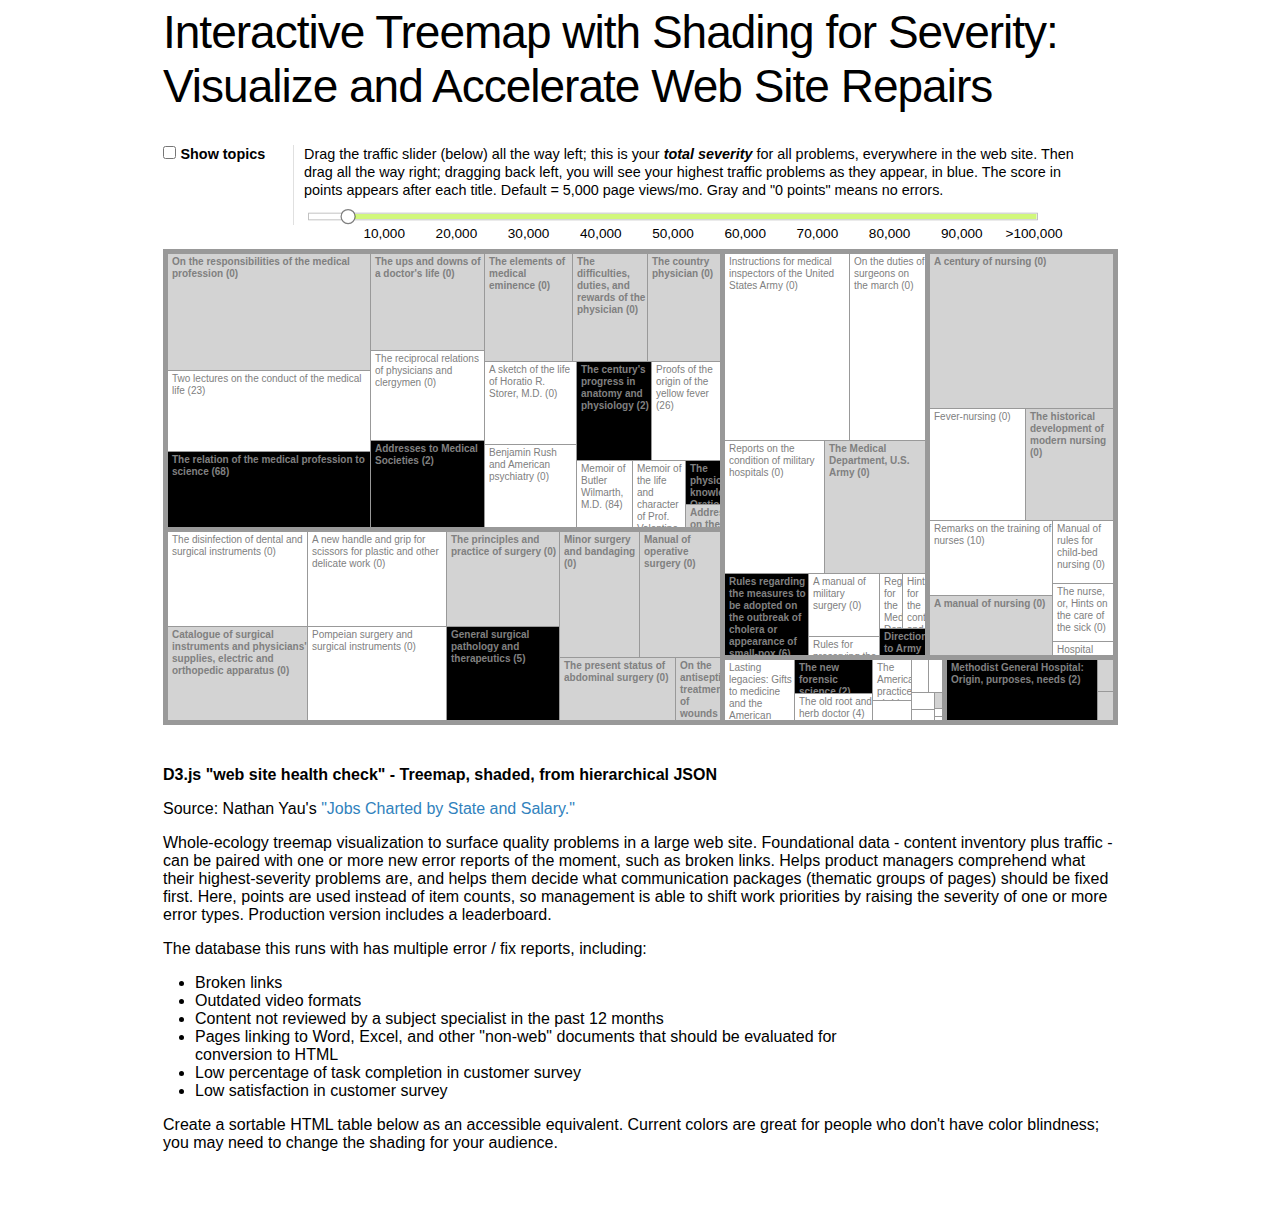
<file: index.html>
<!doctype html>
<!-- Based on: http://flowingdata.com/2014/07/02/jobs-charted-by-state-and-salary/ -->
 
 
<html>
<head>
<meta charset="utf-8">
<title>Interactive Treemap with Shading for Severity</title>

<script src="d3.v3.min.js"></script>
<link rel="stylesheet" href="Repair.css" type="text/css" media="screen"/>
<link rel="stylesheet" href="style.css" type="text/css" media="screen"/>
</head>


<body>

<h1>Interactive Treemap with Shading for Severity: Visualize and Accelerate Web Site Repairs</h1>



<div id="filters">

    <div id="leftfilters">

        <div id="showRepairCats">
			<form>
			<input type="checkbox" name="parentcheck" value="on" id="parentcheck"/>
			<label for="parentcheck"><strong>Show topics</strong></label>
			</form>
        </div><!-- end showRepairCats -->
    </div><!-- end leftfilters -->


    <div id="rightfilters">
        <div id="sliderholder">
            <label>Drag the traffic slider (below) all the way left; this is your  <strong><em>total severity</em></strong> for all problems, everywhere in the web site. Then drag all the way right; dragging back left, you will see your highest traffic problems as they appear, in blue. The score in points appears after each title. Default = 5,000 page views/mo. Gray and &quot;0 points&quot; means no errors.</label>
        </div>
    </div><!-- end rightfilters -->


    <div class="clr"></div>
</div><!-- end filters -->

<div id="groups">
    <div id="treemapholder"></div>
    <div id="tooltip" class="hidden">
        <div id="contGroup"></div>
        <div id="groupTitle"></div>
        <div id="groupTraffic"></div>
        <div id="pagesPoints"></div>
    </div>
    <div id="loadprogress">Loading Data&hellip;<br /><span class="progvalue">0</span>%</div>
</div><!-- end #groups -->



<script>
var margin = {top: 40, right: 0, bottom: 10, left: 0},
    width = 954,
    height = 475;

var boxVolumeDimension = 'groupPageCount';
var boxShadingDimension = 'repairTotCount'	 
var medCutoff = 5000;
var showParentLab = false;

var treemap = d3.layout.treemap()
    .size([width, height])
    .sticky(true)
    .padding(2)
    .sort(function(a, b) { return a.value - b.value; })
    .value(function(d) { return d[boxVolumeDimension]; });

var div = d3.select("#treemapholder").append("div")
    .attr("id", "treemap")
    .style("position", "relative")
    .style("width", (width + margin.left + margin.right) + "px")
    .style("height", (height + margin.top + margin.bottom) + "px")
    .style("left", margin.left + "px")
    .style("top", margin.top + "px");

var colorScale

// --- Load data ---------------------------------------------------------------
d3.json("exampleData.json")

    // Show loading progress for data file
    .on("progress", function() {
        d3.select("#loadprogress .progvalue").text(Math.round(100 * d3.event.loaded / 1075072)); // count was based on size of HUGE orig json file
    })
    .get(function(error, root) {
	var maxshade = 0;
	for (var i = 0; i < root.children.length; i++) {
	var innerChildren = root.children[i];
	for (var j = 0; j < innerChildren.children.length; j++) {
			var curRepairTotCount = innerChildren.children[j].repairTotCount;
			if (curRepairTotCount > maxshade) maxshade = curRepairTotCount;
	}
}

colorScale = d3.scale.linear()
    .range(['##9ecae1', '##08306b']) // pink to maroon. dark red: a94442. See https://en.wikipedia.org/wiki/Web_colors
    .domain([1, maxshade]);
		
        d3.select("#loadprogress").remove();

// node: Load rectangles, arrange, highlight
        var node = div.datum(root).selectAll(".node")
            .data(treemap.nodes)
            .enter().append("div")
                .attr("class", function(d) { return d.children ? "parent node" : "node"; })
                .attr("id", function(d) { return 'pagegroupnode' + d.pageGroupID })
                .call(position);

        // childlabel: microsite name and total points.
        var label = node.append("div")
            .attr("class", "childlabel")
            .text(function(d) {
                if (d.children || d.dx*d.dy < 800) { return null; }
                else { return d.name + ' (' + numberWithCommas(d.repairTotCount) + ')' } });


        // .parentlabel: Append labels to parent rectangles upon request - "Show topics"
        d3.selectAll(".parent").data().map(function(d) {
            if (d.name === "contentByGroup") return null;
            if (d.dx <= 22) return null;
            if (d.dy <= 22) return null;
                div.append("div")
                    .text(d.name)
                    .style("left", d.x + "px")
                    .style("top", d.y + "px")
                    .style("width", (d.dx-22) + "px")
                    .style("height", (d.dy-22) + "px")
                    .attr("class", "parentlabel")
                    .attr("id", "plab"+d.pageGroupID);
        });

		//Color, shading of boxes
        node
        	.attr("class", medHighlight)
        	.style("background", getColor);
        	//.style("fill", function(d) { return colorScale(d.value)});

        // Repair category selection
        var select = d3.selectAll("select").on("change", function change() {

            // Update nodes to new state
            boxVolumeDimension = this.value;
            var value = function(d) { return d[boxVolumeDimension]; }
            node
                .data(treemap.value(value).nodes)
                .transition()
                .duration(1000)
                .call(position)
                .call(positionParentLabels);

            // Adjust content group labels
            node.selectAll("div.childlabel")
                .text(function(d) {
                    if (d.children || d.dx*d.dy < 800) { return null; }
                    else { return d.name; }
                });



            // Adjust box-traffic highlighting
            node
                .attr("class", medHighlight);
        });


        // Adjust parent labels on checkbox
        d3.selectAll("#parentcheck").on("change", function change() {
            showParentLab = this.checked;
            d3.selectAll(".parentlabel")
                .call(positionParentLabels);
        });


		// Retrieve CSV for a content group
		    node.on("click", function(d){
        	if(!d.children){
				window.open(d.url, '_top'); // window.open(d.url) for new tab; _top or _parent, page will open in same window
		}});


// Tooltip -----------------------------------------------------------------------------------
        node.on("mouseover", function(d) {
            if (!d.children) {

                // Content group name
                d3.select("#tooltip #contGroup").text(d.parent.name);
                d3.select("#tooltip #groupTitle").text(d.name);

                // Traffic count
                if (d.aveMonthlyViewsGr == -99) {
                    var trafficText = "Estimate unavailable";
                } else if (d.aveMonthlyViewsGr > 180000) {
                    var trafficText = "More than 180,000 per month"
                } else {
                    var trafficText = numberWithCommas(d.aveMonthlyViewsGr) + " Ave views/month"
                }
                d3.select("#tooltip #groupTraffic").text(trafficText);

                // Page count and point total
                var numericResultText = numberWithCommas(d[boxVolumeDimension]) + " pages" + " / " + numberWithCommas(d.repairTotCount) + " points";
                d3.select("#tooltip #pagesPoints").text(numericResultText);

                // Adjust the width and height
                var w = d3.select("#tooltip").style("width");
                var h = d3.select("#tooltip").attr("height");

                // Get mouse position and then adjust tooltip position accordingly
                var groupsNode = d3.select("#groups").node();
                var absMousePos = d3.mouse(groupsNode);

                if (absMousePos[0] > 700) {
                    var xpos = absMousePos[0] - parseFloat(w) - 30;
                } else {
                    var xpos = absMousePos[0] + 10;
                }

                if (absMousePos[1] > 400) {
                    var ypos = absMousePos[1] - 50;
                } else {
                    var ypos = absMousePos[1] - 20;
                }

                d3.select("#tooltip")
                    .style("left", xpos + "px")
                    .style("top", ypos + "px");

                // Display the tooltip
                d3.select("#tooltip").classed("hidden", false);
            }
        })
        .on("mouseout", function(d) {
            // Hide the tooltip
            d3.select("#tooltip").classed("hidden", true);
        });



// Slider -----------------------------------------------------------------------------------
        var slideMargin = {top: 0, right: 30, bottom: 10, left: 8},
            slideWidth = 760 - slideMargin.left - slideMargin.right, // was 773
            slideHeight = 45 - slideMargin.bottom - slideMargin.top; // was 75

        var x = d3.scale.linear()
            .domain([1, 100000])
            .range([0, slideWidth])
            .clamp(true);

        var brush = d3.svg.brush()
            .x(x)
            .extent([0,0])
            .on("brush", brushed);

        var svg = d3.select("#sliderholder").append("svg")
            .attr("width", slideWidth + slideMargin.left + slideMargin.right)
            .attr("height", slideHeight + slideMargin.top + slideMargin.bottom)
            .append("g")
            .attr("transform", "translate(" + slideMargin.left + "," + slideMargin.top + ")");

        svg.append("g")
            .attr("class", "x axis")
            .attr("transform", "translate(0," + slideHeight / 2 + ")")
            .call(d3.svg.axis()
                .scale(x)
                .orient("bottom")
                .tickFormat(function(d) {
                    if (d == 100000) return '>' + numberWithCommas(d);
                    else return numberWithCommas(d);
                })
                .tickSize(0)
                .tickPadding(12))
            .select(".domain")
            .select(function() { return this.parentNode.appendChild(this.cloneNode(true)); })
                .attr("class", "halo");


        var slider = svg.append("g")
            .attr("class", "slider")
            .call(brush);

        slider.selectAll(".extent,.resize")
            .remove();

        slider.select(".background")
            .attr("height", slideHeight);

        var highlighter = slider.append("rect")
            .attr("class", "highlighter")
            .attr("height", 4)
            .attr("x", x(medCutoff))
            .attr("width", slideWidth-x(medCutoff)+2)
            .attr("transform", "translate(0," + (slideHeight / 2 - 2) + ")");

        var handle = slider.append("circle")
            .attr("class", "handle")
            .attr("transform", "translate(0," + slideHeight / 2 + ")")
            .attr("r", 7)
            .attr("cx", x(medCutoff));


// Functions -----------------------------------------------------------------------------------

        // Adjust node colors accordingly when traffic slider is moved
        function brushed() {
            var value = brush.extent()[0];

            if (d3.event.sourceEvent) { // not a programmatic event
                value = x.invert(d3.mouse(this)[0]);
                brush.extent([value, value]);
            }

            handle.attr("cx", x(value));
            highlighter
                .attr("x", x(value))
                .attr("width", slideWidth-x(value)+2);

            var highlight = function(d) {
                var cssclass;
                if (d.children) {
                    cssclass = "parent node";
                } else if (d.aveMonthlyViewsGr > value && !d.children) {
                    cssclass = "node highlight";
                } else {
                    cssclass = "node";
                }
                return cssclass;
            }

            node
              .attr("class", highlight)
              .style("background", getColor);

            // Set the current traffic
            medCutoff = value;
        }

    }); // end on load event


function position() {
  this.style("left", function(d) { return d.x + "px"; })
      .style("top", function(d) { return d.y + "px"; })
      .style("width", function(d) { return Math.max(0, d.dx - 1) + "px"; })
      .style("height", function(d) { return Math.max(0, d.dy - 1) + "px"; });
}

function positionParentLabels() {
    d3.selectAll(".parent").data().map(function(d) {

        d3.select("#plab" + d.pageGroupID)
            .transition().duration(1000)
            .style("left", d.x + "px")
            .style("top", d.y + "px")
            .style("width", (d.dx-22) + "px")
            .style("height", (d.dy-22) + "px")
            .style("display", function() { return d.dx > 22 && showParentLab ? "block" : "none" });
        });
}

function medHighlight(d) {
      if (d.children) {
         return "parent node";
      } else if (d.aveMonthlyViewsGr > medCutoff && !d.children) {
          return "node highlight";
      } else {
          return "node";
      }
}

// Color range
function getColor(d) {
    if (d.children) {
        return null;
	} else if (d.aveMonthlyViewsGr > medCutoff && !d.children) {
        if (d.repairTotCount < 1) return "#D3D3D3";
        return colorScale(d.repairTotCount);
    } else {
        return null;
    }
}


function numberWithCommas(x) {
    return x.toString().replace(/\B(?=(\d{3})+(?!\d))/g, ",");
}

</script>


<h2>D3.js &quot;web site health check&quot; - Treemap, shaded, from hierarchical JSON</h2>

<p>Source: Nathan Yau's <a href="http://flowingdata.com/2014/07/02/jobs-charted-by-state-and-salary/">&quot;Jobs Charted by State and Salary.&quot;</a></p>

<p>Whole-ecology treemap visualization to surface quality problems in a large web site. Foundational data - content inventory plus traffic - can be paired with one or more new error reports of the moment, such as broken links. Helps product managers comprehend what their highest-severity problems are, and helps them decide what communication packages (thematic groups of pages) should be fixed first. Here, points are used instead of item counts, so management is able to shift work priorities by raising the severity of one or more error types. Production version includes a leaderboard.</p>

<p>The database this runs with has multiple error / fix reports, including:</p>

<ul>
    <li>Broken links</li>
    <li>Outdated video formats</li>
    <li>Content not reviewed by a subject specialist in the past 12 months</li>
    <li>Pages linking to Word, Excel, and other &quot;non-web&quot; documents that should be evaluated for conversion to HTML</li>
	<li>Low percentage of task completion in customer survey</li>
    <li>Low satisfaction in customer survey</li>
</ul>

<p>Create a sortable HTML table below as an accessible equivalent. Current colors are great for people who don't have color blindness; you may need to change the shading for your audience.</p> 

</body>
</html>
</file>
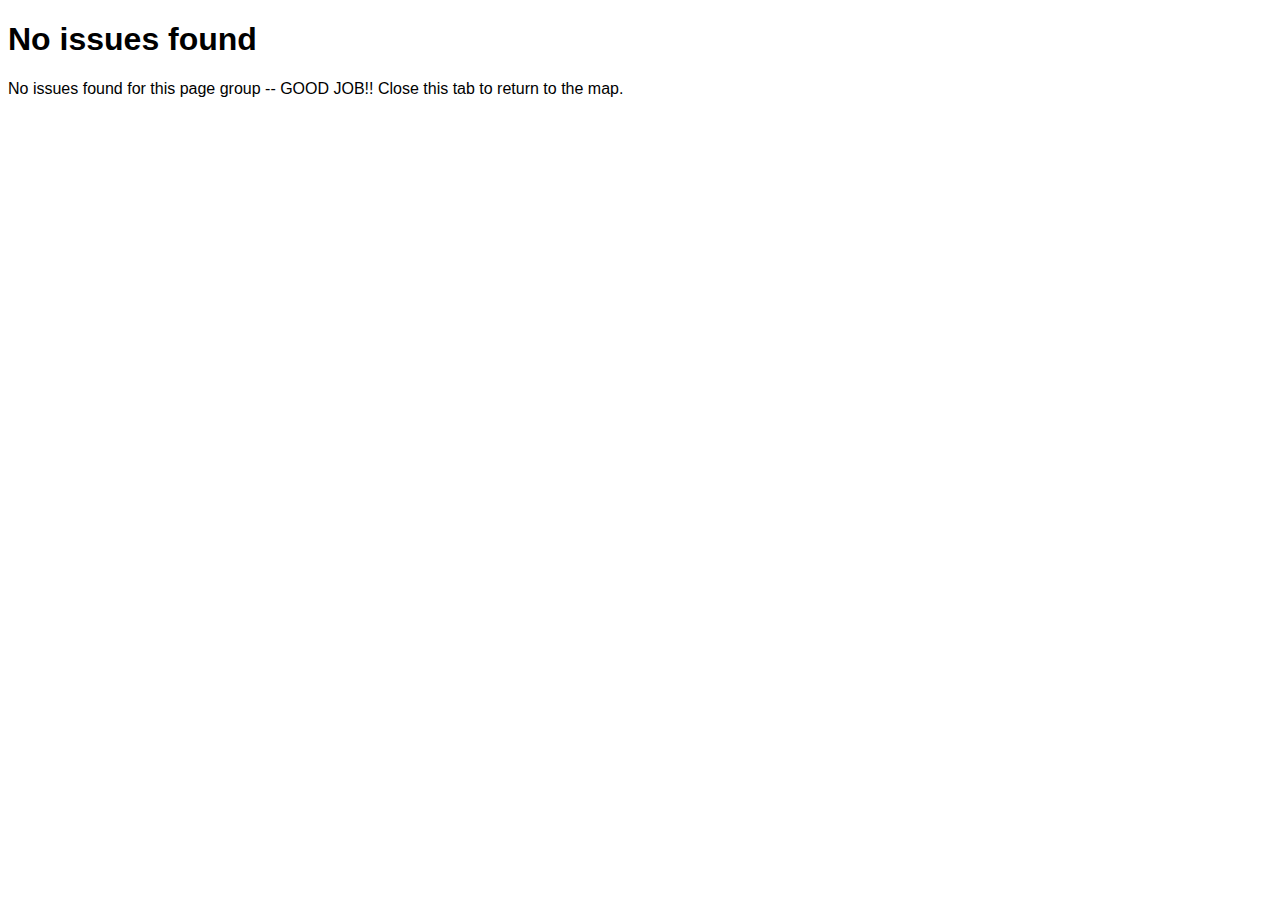
<file: no_issues_found.html>
<!doctype html>
<html lang="en">

<head>
  <title>No issues found</title>
  <style>
    body {
      font-family: "Helvetica Neue", Helvetica, Arial, sans-serif;
      font-size: 100%;
      }
    th {text-align: left;}
  </style>

</head>


<body>

<h1>No issues found</h1>

<p>No issues found for this page group -- GOOD JOB!! Close this tab to return to the map.</p>

</body>
</html>
</file>
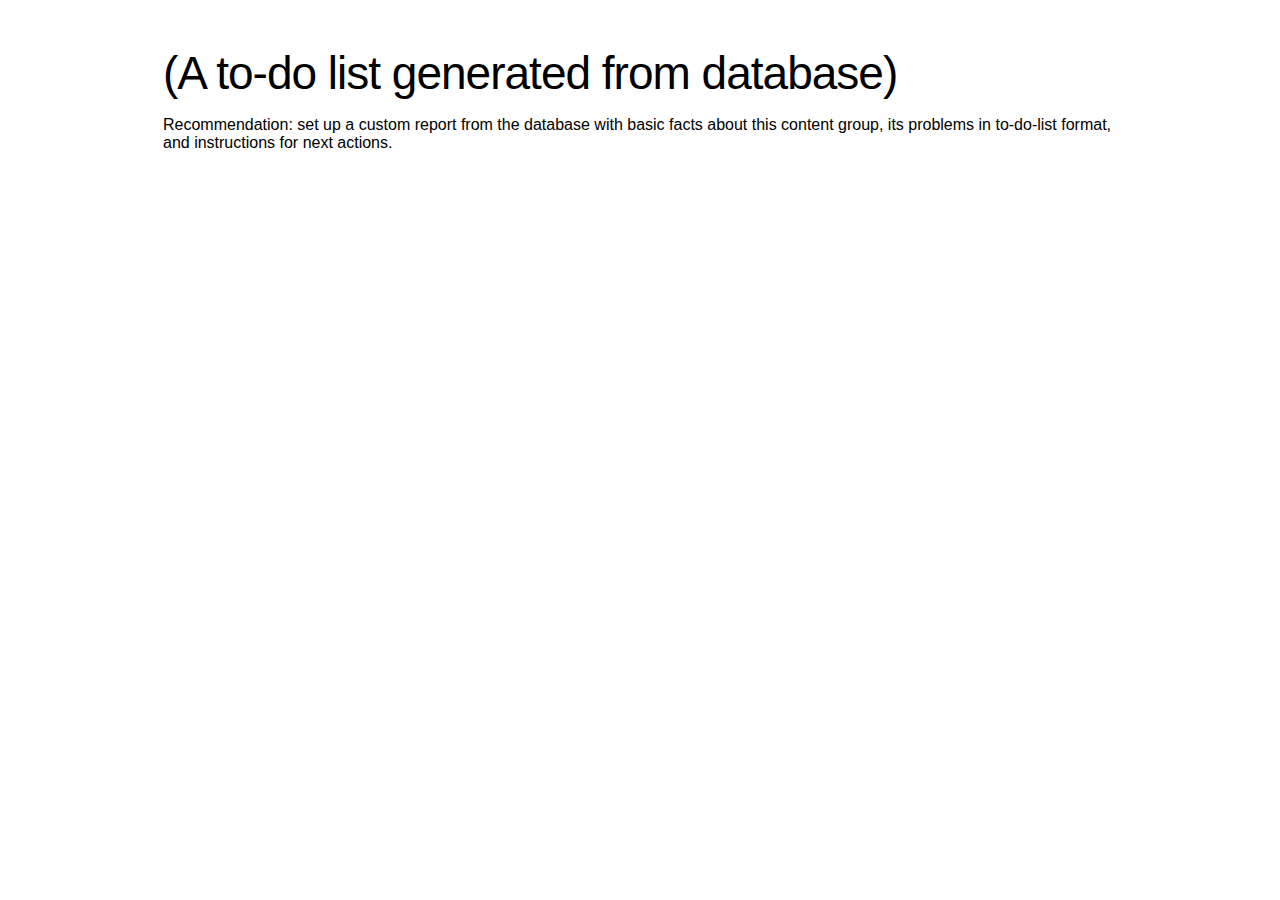
<file: to-do_list.html>
<html>
<head>
<meta charset="utf-8">
<title>To-do list</title>

<script src="d3.v3.min.js"></script>
<link rel="stylesheet" href="Repair.css" type="text/css" media="screen"/>
<link rel="stylesheet" href="style.css" type="text/css" media="screen"/>
</head>


<body>

<h1 style="margin-top:1em;">(A to-do list generated from database)</h1>

<p>Recommendation: set up a custom report from the database with basic facts about this content group, its problems in to-do-list format, and instructions for next actions.</p>


</body>
</html>
</file>
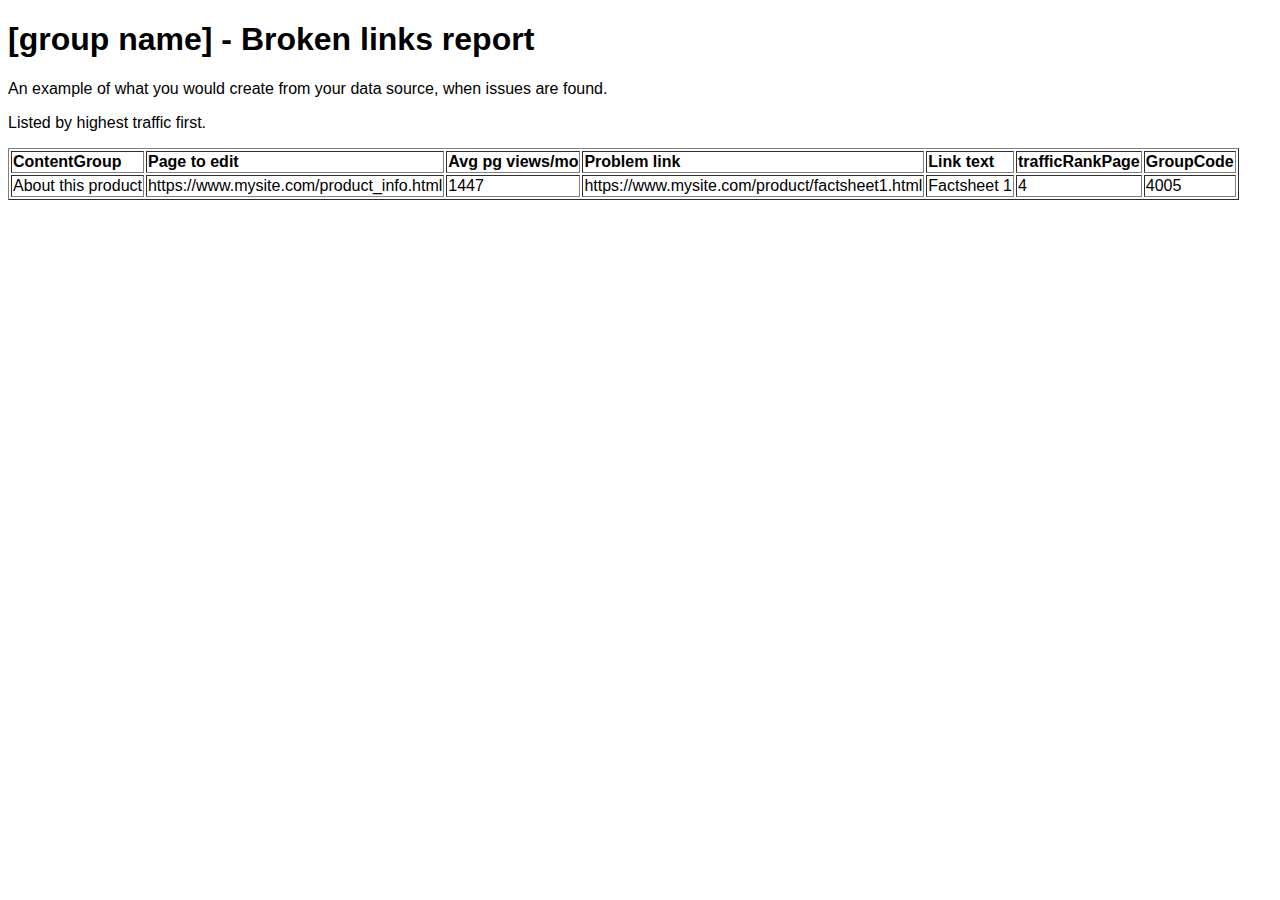
<file: reports/4170.html>
<!doctype html>
<html lang="en">

<head>
  <title>[group name] - Broken links report</title>
  <style>
    body {
      font-family: "Helvetica Neue", Helvetica, Arial, sans-serif;
      font-size: 100%;
      }
    th {text-align: left;}
  </style>
</head>


<body>

<h1>[group name] - Broken links report</h1>

<p>An example of what you would create from your data source, when issues are found.</p>

<p>Listed by highest traffic first.</p>

<table border="1" class="dataframe">
  <thead>
    <tr style="text-align: right;">
      <th>ContentGroup</th>
      <th>Page to edit</th>
      <th>Avg pg views/mo</th>
      <th>Problem link</th>
      <th>Link text</th>
      <th>trafficRankPage</th>
      <th>GroupCode</th>
    </tr>
  </thead>
  <tbody>
    <tr>
      <td>About this product</td>
      <td>https://www.mysite.com/product_info.html</td>
      <td>1447</td>
      <td>https://www.mysite.com/product/factsheet1.html</td>
      <td>Factsheet 1</td>
      <td>4</td>
      <td>4005</td>
    </tr>
    </tbody>
</table>
</body>
</html>
</file>
<file: style.css>
@charset "utf-8";
/* CSS Document */

body {
  font-family: "Helvetica Neue", Helvetica, sans-serif;
  margin: 0 auto 4em auto;
  tab-size: 2;
  -webkit-text-size-adjust: none;
}

header {
  color: #999;
  width: 100%;
  top: 0;
  left: 0;
  padding: 1.5em 0;
}

.navigation {
  float: right;
}

.navigation a:not(.self) {
  color: inherit;
}

.column {
  max-width: 960px;
  position: relative;
  display: block;
  margin: 0 auto;
  padding: 0 10px;
}

h1 {
  font-size: 46px;
  font-weight: 500;
  letter-spacing: -1px;
  margin: 0.1em 0;
}

h2 {
  margin-top: 2em;
}

h1, h2 {
  text-rendering: optimizeLegibility;
}

.avatar {
  position: absolute;
  top: 0;
  right: 100%;
  border-radius: 4px;
}

.gist-readme {
  line-height: 1.5em;
  max-width: 720px;
  max-height: 1000000vh;
}

blockquote {
  max-width: 640px;
}

li {
  max-width: 680px;
}

a:link {
  color: #3182bd;
  fill: #3182bd;
}

a:visited {
  color: #756bb1;
  fill: #756bb1;
}

a.self {
  color: #000;
}

a.anchor {
  color: #ccc;
  left: -40px;
  padding: 0 10px;
  margin: 0 10px;
  position: absolute;
  font-weight: normal;
}

a:not(:hover) {
  text-decoration: none;
}

.gist-id,
pre,
code,
textarea {
  font-family: "Menlo", monospace;
  line-height: normal;
}

.gist-id {
  line-height: 0;
}

textarea {
  font-size: 100%;
}

pre {
  border-left: solid 2px #ccc;
  padding-left: 18px;
  margin: 2em 0 2em -20px;
  max-width: 960px;
  overflow-x: auto;
}

.html .value,
.javascript .string,
.javascript .regexp {
  color: #756bb1;
}

.html .tag,
.css .tag,
.javascript .keyword {
  color: #3182bd;
}

aside,
.comment {
  color: #636363;
}

.html .doctype,
.javascript .number {
  color: #31a354;
}

.html .attribute,
.css .attribute,
.javascript .class,
.javascript .special {
  color: #e6550d;
}

h1,
iframe {
  width: 960px;
}

iframe {
  border: solid 1px #eee;
  border-bottom: solid 1px #ccc;
}

.gists {
  max-width: 970px;
}

.gists .gist {
  background-position: 50% 0%;
  border: solid 1px #eee;
  border-bottom: solid 1px #ccc;
  -webkit-box-sizing: border-box;
  -ms-box-sizing: border-box;
  -moz-box-sizing: border-box;
  -o-box-sizing: border-box;
  box-sizing: border-box;
  display: inline-block;
  float: left;
  line-height: normal;
  margin: 0 10px 10px 0;
  position: relative;
  text-shadow: 1px 1px 0 #fff, 1px -1px 0 #fff, -1px 1px 0 #fff, -1px -1px 0 #fff;
  -webkit-transition: ease 750ms background-position;
  -moz-transition: ease 750ms background-position;
  -ms-transition: ease 750ms background-position;
  -o-transition: ease 750ms background-position;
  transition: ease 750ms background-position;
  width: 232px;
  padding: 8px 10px;
}

.gists .gist--thumbnail {
  height: 82px;
  color: #000;
}

.gists .gist:hover,
.gists .gist:focus {
  background-color: #eee;
  background-position: 50% 100%;
  text-decoration: none;
}

.gists .gist-description {
  overflow: hidden;
  text-overflow: ellipsis;
  max-height: 55px;
}

.gists .gist-author {
  color: #777;
  font-weight: 300;
}

.gists .gist:hover .gist-underline {
  text-decoration: underline;
}

.loading {
  clear: both;
  color: #aaa;
}

.index-pop {
  position: absolute;
  right: 10px;
  margin-top: 1em;
  line-height: 1.5em;
}

.index-pop svg {
  text-decoration: none !important;
  margin-left: 0.3em;
  position: relative;
  top: 3px;
}

.gist-secret {
  display: inline-block;
  padding: 4px 5px;
  font-size: 11px;
  font-weight: 300;
  line-height: 10px;
  color: #a1882b;
  text-transform: uppercase;
  vertical-align: middle;
  background-color: #ffefc6;
  border-radius: 3px;
  margin-top: -4px;
}

.date {
  font-size: 11px;
}

@media only screen and (max-width: 860px) {
  .index-pop {
    display: none;
  }
}

@media only screen and (max-width: 1060px) {
  .avatar {
    display: none;
  }
}
</file>
<file: Repair.css>
/* Normalize */
body, dl, dt, dd, ul, ol, li, h1, h2, h3, h4, h5, h6, pre, form, fieldset, input, p, blockquote, th, td, legend {
	margin: 0;
	padding: 0;
} /*div,*/

h1,h2,h3,h4,h5,h6 { font-family: Helvetica, Arial, sans-serif; font-weight: bold; font-size: 100%; }
address, caption, cite, code, dfn, th, var { font-style: normal; font-weight: normal; }
table { border-collapse: collapse; border-spacing: 0; }
fieldset,img { border: 0; }
caption,th { text-align: left; }
/* @end Normalize */


/* General */
body {
  font-family: "Helvetica Neue", Helvetica, Arial, sans-serif;
  margin: auto; 
  margin-left:1em;
  position: relative;
  width: 954px;
}

p, ul {
	margin-top:1em;
}


/*form {
    font-size: 12px;
}*/
.clr { clear: both; }
/* @end General */

.container {
	margin-left:100px;
}

/* Filters */
#filters {
    height: 4em;;
	margin-top:2em;
}
    #filters label {
        font-size: 90%;;
        //font-weight: bold;
    }
    #filters #leftfilters {
        float: left;
        width: 130px;
        border-right: 1px solid #e0e0e0;
        height: 80px;
        margin-right: 10px;
    }
        #filters #categorySelect {
            margin-bottom: 10px;
            padding-bottom: 10px;
            border-bottom: 1px solid #e0e0e0;
        }
    #filters #rightfilters {
        width: 775px;
        float: left;
    }
/* @end Filters */    



/* Progress loader */
#loadprogress {
    position: relative;
    top: -350px;
    left: 470px;
    width: 100px;
    text-align: center;
    font-size: 85%;
    text-transform: uppercase;
    line-height: 1.4em;
}
/* @end Progress loader */


/* Treemap */

.node {
    border: solid 1px #999; /* org was .3px */
    font: 10px Helvetica, sans-serif;
    text-align: left;
    vertical-align: middle;
    line-height: 1.2em;
    overflow: hidden;
    position: absolute;
    color: #333333; /* #777 was e0e0e0 Try 333 */
    cursor: default;
    background: #fff;
}

.parent.node {
    border: 1px solid #999;
    background: #999;
}
.node .childlabel {
    padding: 2px 0px 0 4px;
    color: gray; /* ligher would be c3c3c3; gray:808080 */
}
.parentlabel {
    position: absolute;
    text-transform: uppercase;
    font-family: Helvetica, Arial, sans-serif;
    font-size: 16px;
    font-weight: bold;
    padding: 10px;
    overflow: hidden;
    color: #9a16bf;
    pointer-events: none;
    display: none;
}

#occundefined {
    background: #999;
}

/* child boxes that become shaded. If gradient is added, go dark and make this text white */
.node.highlight {
    background: #f2dede; //  /* shade of blocks. Green is d1f77b, red, bootstrap warning: f2dede; pink:ffc0cb, LightCoral:F08080 */
    color: #000; /* Options for text darkness: black, gray, c3c3c3 */
   font-weight: bold;
}
.node.highlight:hover, .node:hover {
    background: #ff6;
}
.node.selected {
    background: #ff6;
    color: #000;
}
.parent.node:hover {
    background: #999;
}


/* @end Treemap */

/* Slider */
.axis {
    font-size: 85%;
    -webkit-user-select: none;
    -moz-user-select: none;
    user-select: none;
}

.axis .domain {
    fill: none;
    stroke: #333;
    stroke-opacity: .4;
    stroke-width: 7.5px;
    stroke-linecap: square;
}

.slider .highlighter {
    fill: #d1f77b; /* change this if you change the box shade */
    stroke: #d1f77b;
/*    fill: black;*/
/*    stroke: black;*/
}

.axis .halo {
    fill: none;
    stroke: #fff;
    stroke-width: 6px;
    stroke-linecap: square;
}

.slider .handle {
    fill: #fff;
    stroke: #000;
    stroke-opacity: .5;
    stroke-width: 1.25px;
    pointer-events: none;
}
/* @end Slider */



/* Tooltip */
#tooltip {
	position:absolute;
    width: 200px;
    line-height: 1.1em;
    height: auto;
    padding: 8px;
    background-color: #fff;
    pointer-events: none;
    font-size: 12px;
    -webkit-box-shadow: 4px 4px 10px rgba(0,0,0,0.4);
    -moz-box-shadow: 4px 4px 10px rgba(0,0,0,0.4);
    box-shadow: 4px 4px 10px rgba(0,0,0,0.4);
    border: 1px solid #ddd;
}
#tooltip.hidden {
    display: none;
}
#tooltip #contGroup {
    font-size: 9px;
    font-weight: normal;
    margin-bottom: 4px;
    text-transform: uppercase;
}
#tooltip #groupTitle {
    font-weight: bold;
    margin-bottom: 8px;
    border-bottom: 1px solid #000;
    padding-bottom: 7px;
}
#tooltip #pagesPoints {
    text-align: center;
}

#tooltip #groupTraffic {
    margin-bottom: 5px;
    text-align: center;
}
/* @end Tooltip */


.facetReportButton {
	padding:6px 6px 8px 6px;
	margin: 0 4px 0 4px;
}
.facetReportButton span {
	margin-left:.3em;
}
#credits { 
    font-size: 10px; 
    text-align: right;
}
ul, li {
	margin-left:1em;
}
</file>
